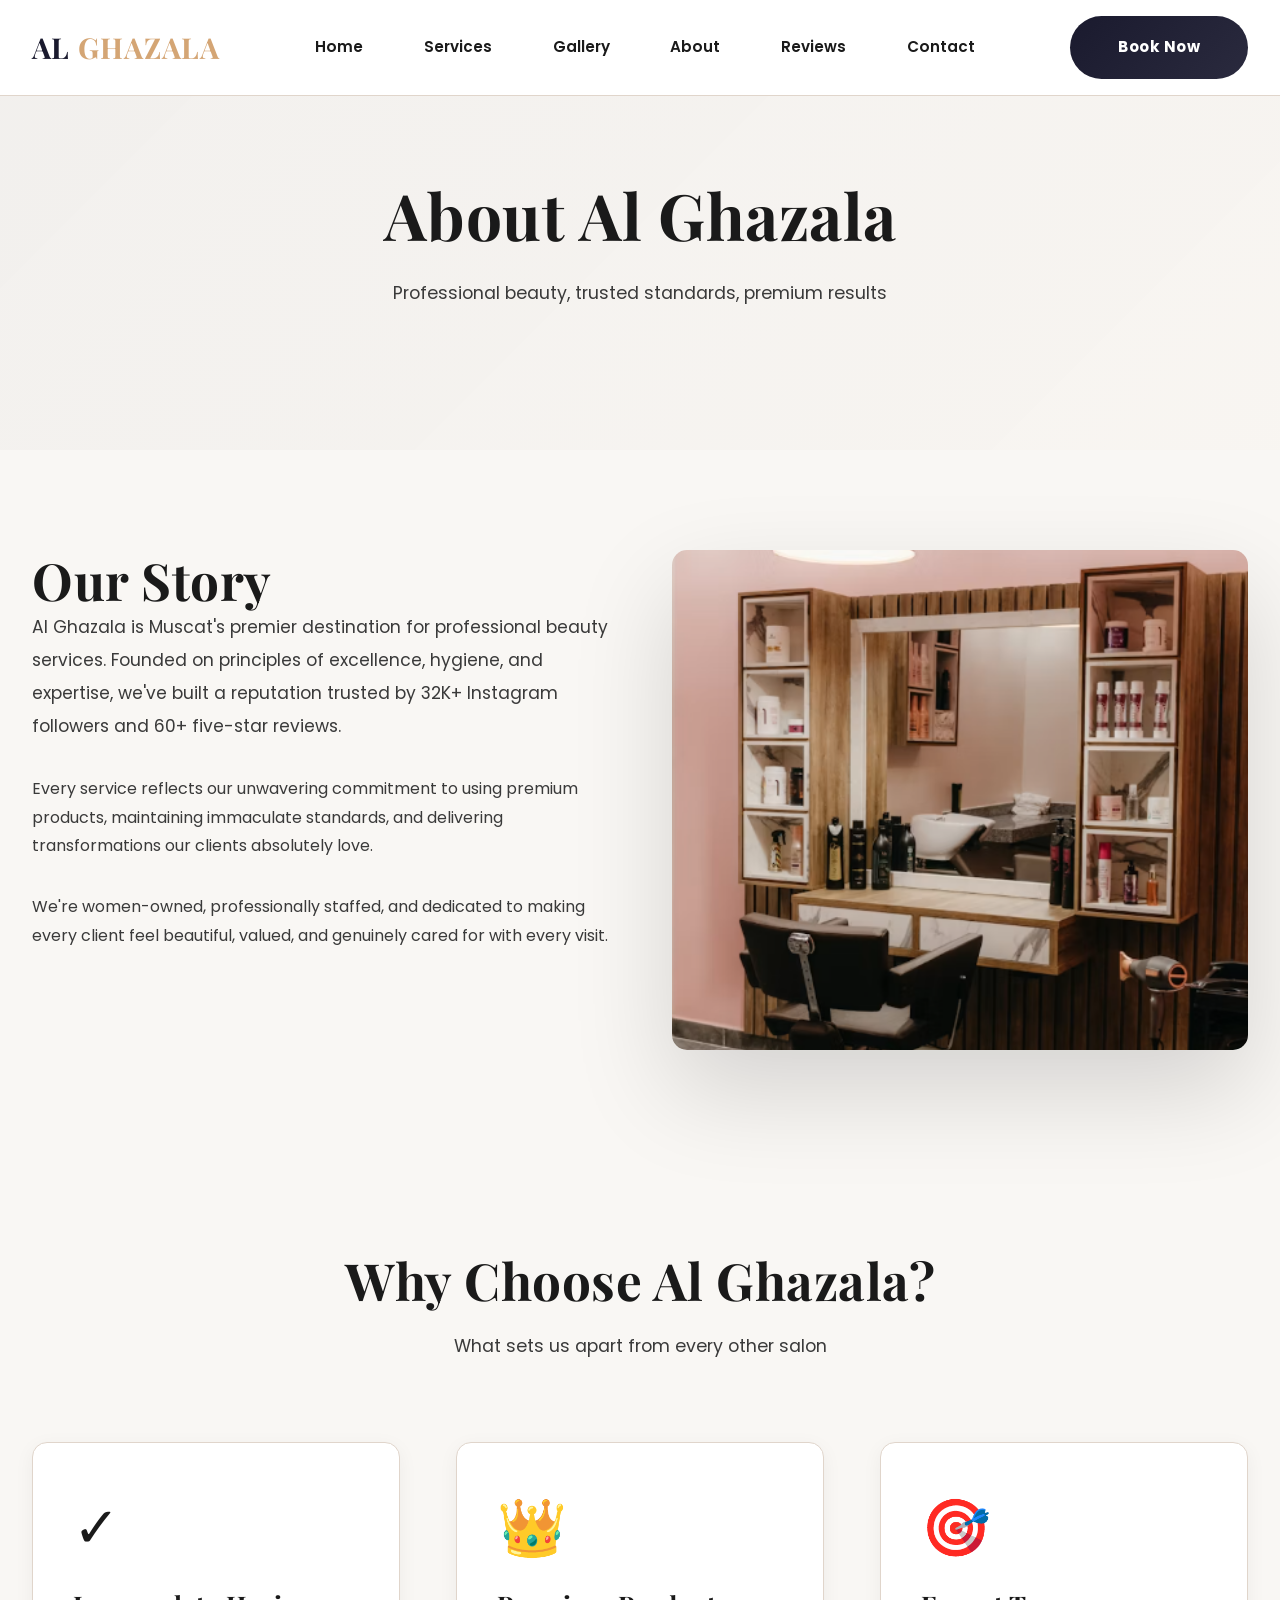
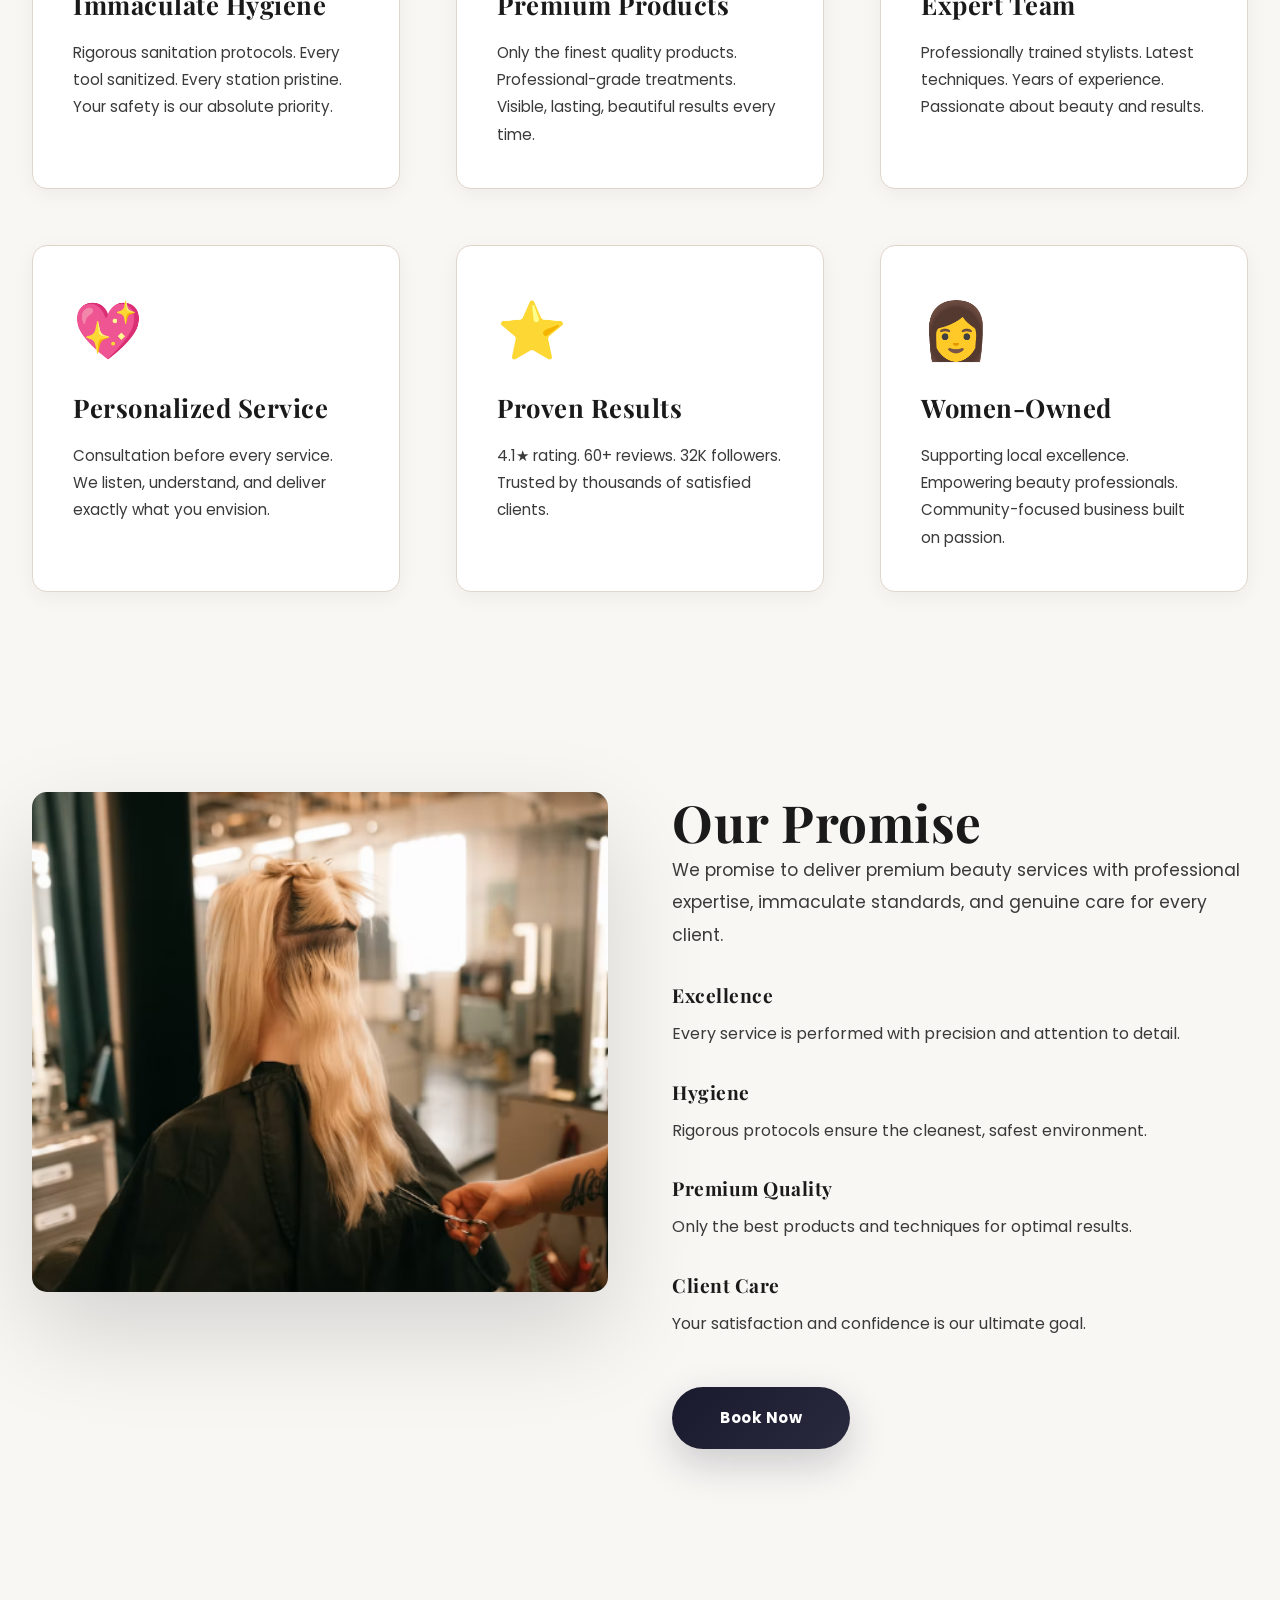
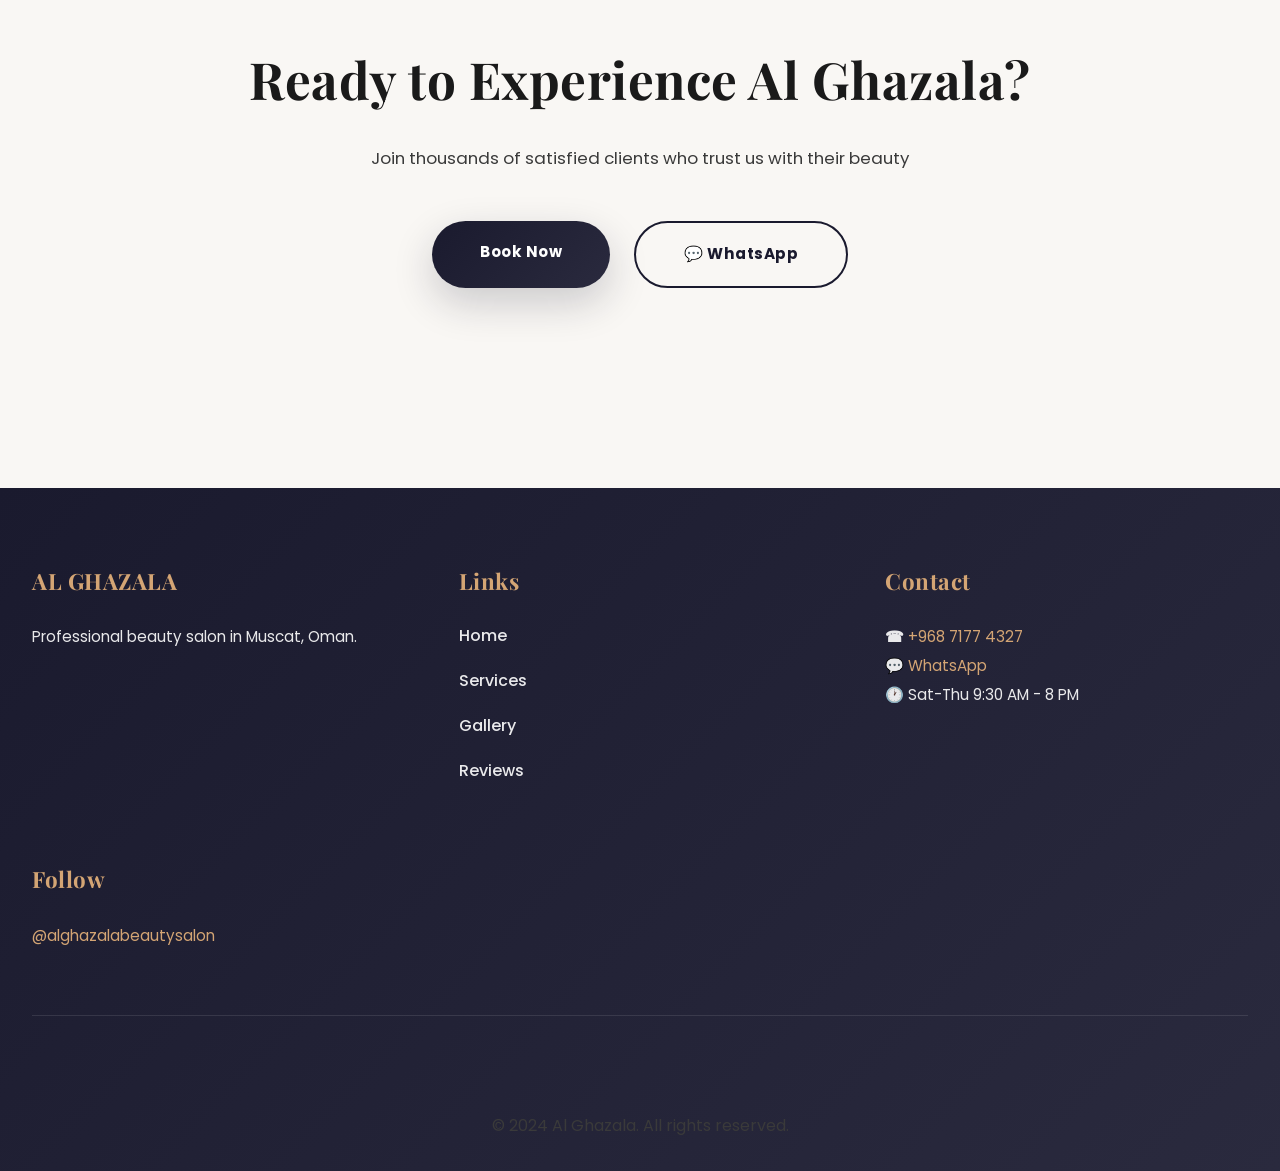
<file: about.html>
<!DOCTYPE html>
<html lang="en">
<head>
  <meta charset="UTF-8"/>
  <meta name="viewport" content="width=device-width, initial-scale=1.0"/>
  <title>About | Al Ghazala Beauty Salon</title>
  <link rel="stylesheet" href="styles.css"/>
</head>
<body>

<div id="preloader">
  <div class="preloader-content">
    <div class="preloader-circle"></div>
    <div class="preloader-text">AL GHAZALA</div>
  </div>
</div>

<nav>
  <div class="nav-container">
    <a href="index.html" class="nav-logo">AL <span>GHAZALA</span></a>
    <ul class="nav-menu">
      <li class="nav-item"><a href="index.html" class="nav-link">Home</a></li>
      <li class="nav-item">
        <a href="#" class="nav-link">Services</a>
        <div class="dropdown">
          <a href="services.html#hair">Hair Services</a>
          <a href="services.html#nails">Nails</a>
          <a href="services.html#facials">Facials</a>
          <a href="services.html#treatments">Treatments</a>
        </div>
      </li>
      <li class="nav-item"><a href="gallery.html" class="nav-link">Gallery</a></li>
      <li class="nav-item"><a href="about.html" class="nav-link">About</a></li>
      <li class="nav-item"><a href="reviews.html" class="nav-link">Reviews</a></li>
      <li class="nav-item"><a href="contact.html" class="nav-link">Contact</a></li>
    </ul>
    <a href="contact.html" class="btn nav-cta">Book Now</a>
    <button class="hamburger"><span></span><span></span><span></span></button>
  </div>
</nav>

<section class="hero" style="min-height: 50vh;">
  <div class="hero-bg"></div>
  <div style="position: relative; z-index: 2; max-width: 1400px; margin: 0 auto; text-align: center; width: 100%;">
    <div class="reveal-up">
      <h1>About Al Ghazala</h1>
      <p style="font-size: 1.1rem; color: var(--text-light); max-width: 600px; margin: 1.5rem auto;">Professional beauty, trusted standards, premium results</p>
    </div>
  </div>
</section>

<section class="section">
  <div class="grid-2">
    <div class="reveal-up">
      <h2>Our Story</h2>
      <p style="margin-bottom: 2rem; font-size: 1.08rem; line-height: 1.9; color: var(--text-light);">Al Ghazala is Muscat's premier destination for professional beauty services. Founded on principles of excellence, hygiene, and expertise, we've built a reputation trusted by 32K+ Instagram followers and 60+ five-star reviews.</p>
      <p style="margin-bottom: 2rem; color: var(--text-light);">Every service reflects our unwavering commitment to using premium products, maintaining immaculate standards, and delivering transformations our clients absolutely love.</p>
      <p style="color: var(--text-light);">We're women-owned, professionally staffed, and dedicated to making every client feel beautiful, valued, and genuinely cared for with every visit.</p>
    </div>
    <img src="images/hair/professional_team_2.png" alt="Al Ghazala team" class="reveal-scale" style="width: 100%; border-radius: 15px; object-fit: cover; height: 500px; box-shadow: 0 40px 100px rgba(0, 0, 0, 0.15);"/>
  </div>
</section>

<section class="section" style="background: var(--light-bg);">
  <div class="section-header">
    <h2>Why Choose Al Ghazala?</h2>
    <p>What sets us apart from every other salon</p>
  </div>
  <div class="grid-3">
    <div class="card">
      <span class="card-icon">✓</span>
      <h3>Immaculate Hygiene</h3>
      <p>Rigorous sanitation protocols. Every tool sanitized. Every station pristine. Your safety is our absolute priority.</p>
    </div>
    <div class="card">
      <span class="card-icon">👑</span>
      <h3>Premium Products</h3>
      <p>Only the finest quality products. Professional-grade treatments. Visible, lasting, beautiful results every time.</p>
    </div>
    <div class="card">
      <span class="card-icon">🎯</span>
      <h3>Expert Team</h3>
      <p>Professionally trained stylists. Latest techniques. Years of experience. Passionate about beauty and results.</p>
    </div>
    <div class="card">
      <span class="card-icon">💖</span>
      <h3>Personalized Service</h3>
      <p>Consultation before every service. We listen, understand, and deliver exactly what you envision.</p>
    </div>
    <div class="card">
      <span class="card-icon">⭐</span>
      <h3>Proven Results</h3>
      <p>4.1★ rating. 60+ reviews. 32K followers. Trusted by thousands of satisfied clients.</p>
    </div>
    <div class="card">
      <span class="card-icon">👩</span>
      <h3>Women-Owned</h3>
      <p>Supporting local excellence. Empowering beauty professionals. Community-focused business built on passion.</p>
    </div>
  </div>
</section>

<section class="section">
  <div class="grid-2">
    <img src="images/hair/professional_styling.png" alt="Professional salon team" class="reveal-scale" style="width: 100%; border-radius: 15px; object-fit: cover; height: 500px; box-shadow: 0 40px 100px rgba(0, 0, 0, 0.15);"/>
    <div class="reveal-up">
      <h2>Our Promise</h2>
      <p style="margin-bottom: 2rem; font-size: 1.08rem; line-height: 1.9; color: var(--text-light);">We promise to deliver premium beauty services with professional expertise, immaculate standards, and genuine care for every client.</p>
      
      <div style="margin-bottom: 2rem;">
        <h4 style="margin-bottom: 0.8rem; color: var(--text);">Excellence</h4>
        <p style="color: var(--text-light);">Every service is performed with precision and attention to detail.</p>
      </div>

      <div style="margin-bottom: 2rem;">
        <h4 style="margin-bottom: 0.8rem; color: var(--text);">Hygiene</h4>
        <p style="color: var(--text-light);">Rigorous protocols ensure the cleanest, safest environment.</p>
      </div>

      <div style="margin-bottom: 2rem;">
        <h4 style="margin-bottom: 0.8rem; color: var(--text);">Premium Quality</h4>
        <p style="color: var(--text-light);">Only the best products and techniques for optimal results.</p>
      </div>

      <div style="margin-bottom: 3rem;">
        <h4 style="margin-bottom: 0.8rem; color: var(--text);">Client Care</h4>
        <p style="color: var(--text-light);">Your satisfaction and confidence is our ultimate goal.</p>
      </div>

      <a href="contact.html" class="btn btn-primary">Book Now</a>
    </div>
  </div>
</section>

<section class="section" style="text-align: center;">
  <div class="reveal-up">
    <h2 style="margin-bottom: 2rem;">Ready to Experience Al Ghazala?</h2>
    <p style="margin-bottom: 3rem; color: var(--text-light); font-size: 1.05rem;">Join thousands of satisfied clients who trust us with their beauty</p>
    <div class="hero-cta" style="justify-content: center;">
      <a href="contact.html" class="btn btn-primary">Book Now</a>
      <a href="https://wa.me/96871774327" class="btn btn-secondary" target="_blank">💬 WhatsApp</a>
    </div>
  </div>
</section>

<footer>
  <div class="footer-content">
    <div class="footer-section">
      <h4>AL GHAZALA</h4>
      <p>Professional beauty salon in Muscat, Oman.</p>
    </div>
    <div class="footer-section">
      <h4>Links</h4>
      <ul class="footer-links">
        <li><a href="index.html">Home</a></li>
        <li><a href="services.html">Services</a></li>
        <li><a href="gallery.html">Gallery</a></li>
        <li><a href="reviews.html">Reviews</a></li>
      </ul>
    </div>
    <div class="footer-section">
      <h4>Contact</h4>
      <p><strong>☎</strong> <a href="tel:+96871774327" style="color: var(--accent); text-decoration: none;">+968 7177 4327</a></p>
      <p><strong>💬</strong> <a href="https://wa.me/96871774327" style="color: var(--accent); text-decoration: none;" target="_blank">WhatsApp</a></p>
      <p><strong>🕐</strong> Sat-Thu 9:30 AM - 8 PM</p>
    </div>
    <div class="footer-section">
      <h4>Follow</h4>
      <p><a href="https://instagram.com/alghazalabeautysalon" style="color: var(--accent); text-decoration: none;" target="_blank">@alghazalabeautysalon</a></p>
    </div>
  </div>
  <div class="footer-bottom">
    <p>© 2024 Al Ghazala. All rights reserved.</p>
  </div>
</footer>

<script src="script.js"></script>
</body>
</html>
</file>
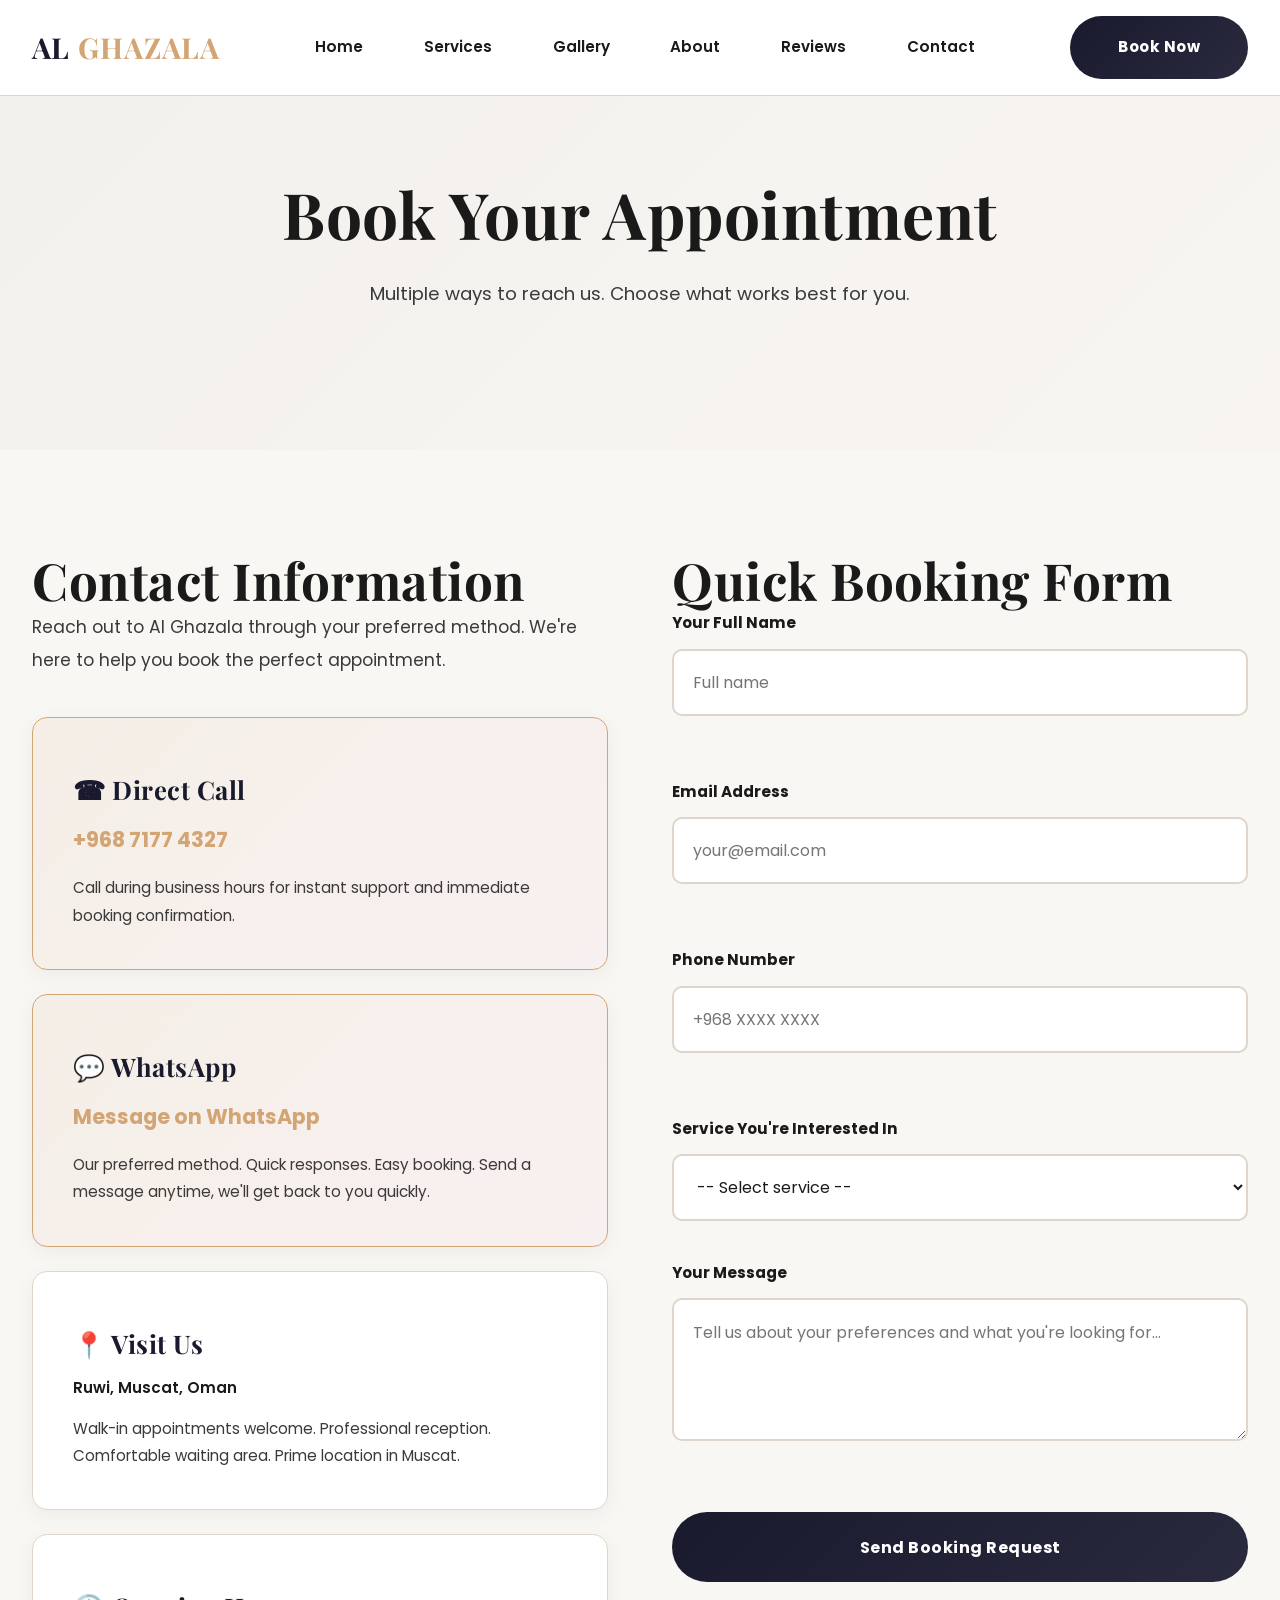
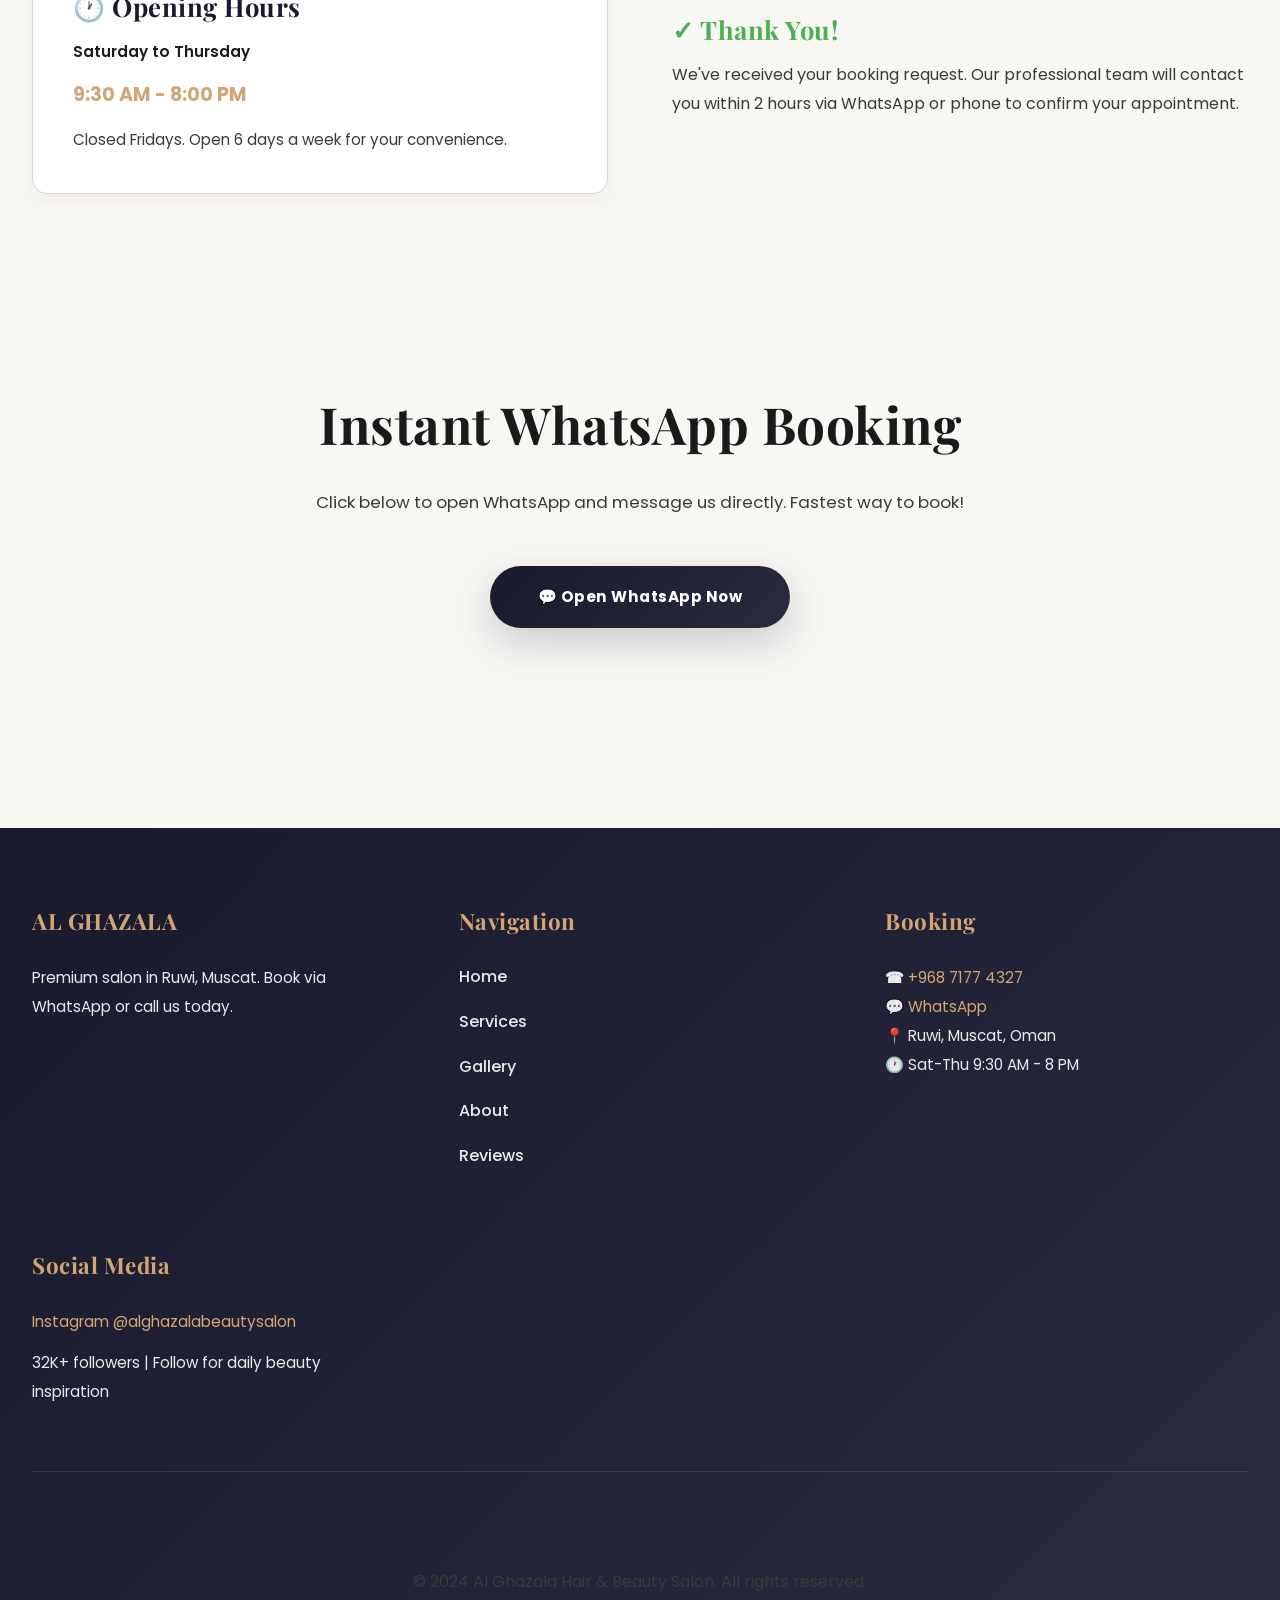
<file: contact.html>
<!DOCTYPE html>
<html lang="en">
<head>
  <meta charset="UTF-8"/>
  <meta name="viewport" content="width=device-width, initial-scale=1.0"/>
  <title>Contact & Book | Al Ghazala Beauty Salon</title>
  <link rel="stylesheet" href="styles.css"/>
</head>
<body>

<div id="preloader">
  <div class="preloader-content">
    <div class="preloader-circle"></div>
    <div class="preloader-text">AL GHAZALA</div>
  </div>
</div>

<nav>
  <div class="nav-container">
    <a href="index.html" class="nav-logo">AL <span>GHAZALA</span></a>
    <ul class="nav-menu">
      <li class="nav-item"><a href="index.html" class="nav-link">Home</a></li>
      <li class="nav-item">
        <a href="#" class="nav-link">Services</a>
        <div class="dropdown">
          <a href="services.html#hair">Hair Services</a>
          <a href="services.html#nails">Nails</a>
          <a href="services.html#facials">Facials</a>
          <a href="services.html#treatments">Treatments</a>
        </div>
      </li>
      <li class="nav-item"><a href="gallery.html" class="nav-link">Gallery</a></li>
      <li class="nav-item"><a href="about.html" class="nav-link">About</a></li>
      <li class="nav-item"><a href="reviews.html" class="nav-link">Reviews</a></li>
      <li class="nav-item"><a href="contact.html" class="nav-link">Contact</a></li>
    </ul>
    <a href="contact.html" class="btn nav-cta">Book Now</a>
    <button class="hamburger"><span></span><span></span><span></span></button>
  </div>
</nav>

<section class="hero" style="min-height: 50vh;">
  <div class="hero-bg"></div>
  <div style="position: relative; z-index: 2; max-width: 1400px; margin: 0 auto; text-align: center; width: 100%;">
    <div class="reveal-up">
      <h1>Book Your Appointment</h1>
      <p style="font-size: 1.15rem; color: var(--text-light); max-width: 600px; margin: 1.5rem auto;">Multiple ways to reach us. Choose what works best for you.</p>
    </div>
  </div>
</section>

<section class="section">
  <div class="grid-2">
    <div class="reveal-up">
      <h2>Contact Information</h2>
      <p style="margin-bottom: 2.5rem; font-size: 1.08rem; line-height: 1.9; color: var(--text-light);">Reach out to Al Ghazala through your preferred method. We're here to help you book the perfect appointment.</p>
      
      <div class="card" style="margin-bottom: 1.5rem; background: linear-gradient(135deg, rgba(212, 165, 116, 0.1) 0%, rgba(232, 180, 208, 0.1) 100%); border-color: var(--accent);">
        <h3 style="margin-bottom: 1rem; color: var(--dark);">☎ Direct Call</h3>
        <p style="font-size: 1.3rem; color: var(--accent); font-weight: 700; margin: 1rem 0;"><a href="tel:+96871774327" style="text-decoration: none; color: var(--accent);">+968 7177 4327</a></p>
        <p style="color: var(--text-light);">Call during business hours for instant support and immediate booking confirmation.</p>
      </div>

      <div class="card" style="margin-bottom: 1.5rem; background: linear-gradient(135deg, rgba(212, 165, 116, 0.1) 0%, rgba(232, 180, 208, 0.1) 100%); border-color: var(--accent);">
        <h3 style="margin-bottom: 1rem; color: var(--dark);">💬 WhatsApp</h3>
        <p style="font-size: 1.3rem; color: var(--accent); font-weight: 700; margin: 1rem 0;"><a href="https://wa.me/96871774327" target="_blank" style="text-decoration: none; color: var(--accent);">Message on WhatsApp</a></p>
        <p style="color: var(--text-light);">Our preferred method. Quick responses. Easy booking. Send a message anytime, we'll get back to you quickly.</p>
      </div>

      <div class="card" style="margin-bottom: 1.5rem;">
        <h3 style="margin-bottom: 1rem; color: var(--dark);">📍 Visit Us</h3>
        <p style="font-weight: 600; margin-bottom: 0.8rem; color: var(--text);">Ruwi, Muscat, Oman</p>
        <p style="color: var(--text-light);">Walk-in appointments welcome. Professional reception. Comfortable waiting area. Prime location in Muscat.</p>
      </div>

      <div class="card">
        <h3 style="margin-bottom: 1rem; color: var(--dark);">🕐 Opening Hours</h3>
        <p style="font-weight: 600; color: var(--text);">Saturday to Thursday</p>
        <p style="font-size: 1.2rem; color: var(--accent); margin: 0.8rem 0; font-weight: 700;">9:30 AM - 8:00 PM</p>
        <p style="color: var(--text-light);">Closed Fridays. Open 6 days a week for your convenience.</p>
      </div>
    </div>

    <div class="reveal-up">
      <h2>Quick Booking Form</h2>
      <form id="contactForm">
        <div class="form-group">
          <label for="f-name">Your Full Name</label>
          <input type="text" id="f-name" name="name" placeholder="Full name" required/>
          <div class="form-error" id="nameErr"></div>
        </div>

        <div class="form-group">
          <label for="f-email">Email Address</label>
          <input type="email" id="f-email" name="email" placeholder="your@email.com" required/>
          <div class="form-error" id="emailErr"></div>
        </div>

        <div class="form-group">
          <label for="f-phone">Phone Number</label>
          <input type="tel" id="f-phone" name="phone" placeholder="+968 XXXX XXXX" required/>
          <div class="form-error" id="phoneErr"></div>
        </div>

        <div class="form-group">
          <label for="f-service">Service You're Interested In</label>
          <select id="f-service" name="service">
            <option value="">-- Select service --</option>
            <option value="Hair Coloring">Hair Coloring</option>
            <option value="Hair Cut">Hair Cut & Style</option>
            <option value="Keratin">Keratin Treatment</option>
            <option value="Gel Manicure">Gel Manicure</option>
            <option value="Gel Pedicure">Gel Pedicure</option>
            <option value="Nail Art">Nail Art</option>
            <option value="Facial">Facial Treatment</option>
            <option value="Makeup">Makeup Application</option>
            <option value="Other">Other Service</option>
          </select>
        </div>

        <div class="form-group">
          <label for="f-msg">Your Message</label>
          <textarea id="f-msg" name="message" placeholder="Tell us about your preferences and what you're looking for..." rows="4" required></textarea>
          <div class="form-error" id="msgErr"></div>
        </div>

        <button type="submit" class="submit-btn" id="submitBtn">
          <span id="btnTxt">Send Booking Request</span>
          <span id="btnLoad" style="display: none;">✓ Sending...</span>
        </button>

        <div class="form-success" id="formSuccess" style="margin-top: 2rem;">
          <h3 style="color: var(--success); margin-bottom: 1rem;">✓ Thank You!</h3>
          <p style="color: var(--text-light);">We've received your booking request. Our professional team will contact you within 2 hours via WhatsApp or phone to confirm your appointment.</p>
        </div>
      </form>
    </div>
  </div>
</section>

<section class="section" style="text-align: center; background: var(--light-bg);">
  <div class="reveal-up">
    <h2 style="margin-bottom: 2rem;">Instant WhatsApp Booking</h2>
    <p style="margin-bottom: 3rem; color: var(--text-light); font-size: 1.05rem;">Click below to open WhatsApp and message us directly. Fastest way to book!</p>
    <a href="https://wa.me/96871774327?text=Hi%20Al%20Ghazala%21%20I%27d%20like%20to%20book%20an%20appointment." target="_blank" class="btn btn-primary" style="display: inline-block;">💬 Open WhatsApp Now</a>
  </div>
</section>

<footer>
  <div class="footer-content">
    <div class="footer-section">
      <h4>AL GHAZALA</h4>
      <p>Premium salon in Ruwi, Muscat. Book via WhatsApp or call us today.</p>
    </div>
    <div class="footer-section">
      <h4>Navigation</h4>
      <ul class="footer-links">
        <li><a href="index.html">Home</a></li>
        <li><a href="services.html">Services</a></li>
        <li><a href="gallery.html">Gallery</a></li>
        <li><a href="about.html">About</a></li>
        <li><a href="reviews.html">Reviews</a></li>
      </ul>
    </div>
    <div class="footer-section">
      <h4>Booking</h4>
      <p><strong>☎</strong> <a href="tel:+96871774327" style="color: var(--accent); text-decoration: none;">+968 7177 4327</a></p>
      <p><strong>💬</strong> <a href="https://wa.me/96871774327" style="color: var(--accent); text-decoration: none;" target="_blank">WhatsApp</a></p>
      <p><strong>📍</strong> Ruwi, Muscat, Oman</p>
      <p><strong>🕐</strong> Sat-Thu 9:30 AM - 8 PM</p>
    </div>
    <div class="footer-section">
      <h4>Social Media</h4>
      <p><a href="https://instagram.com/alghazalabeautysalon" style="color: var(--accent); text-decoration: none;" target="_blank">Instagram @alghazalabeautysalon</a></p>
      <p style="margin-top: 0.8rem; color: rgba(255, 255, 255, 0.9);">32K+ followers | Follow for daily beauty inspiration</p>
    </div>
  </div>
  <div class="footer-bottom">
    <p>© 2024 Al Ghazala Hair & Beauty Salon. All rights reserved.</p>
  </div>
</footer>

<script src="script.js"></script>
</body>
</html>
</file>
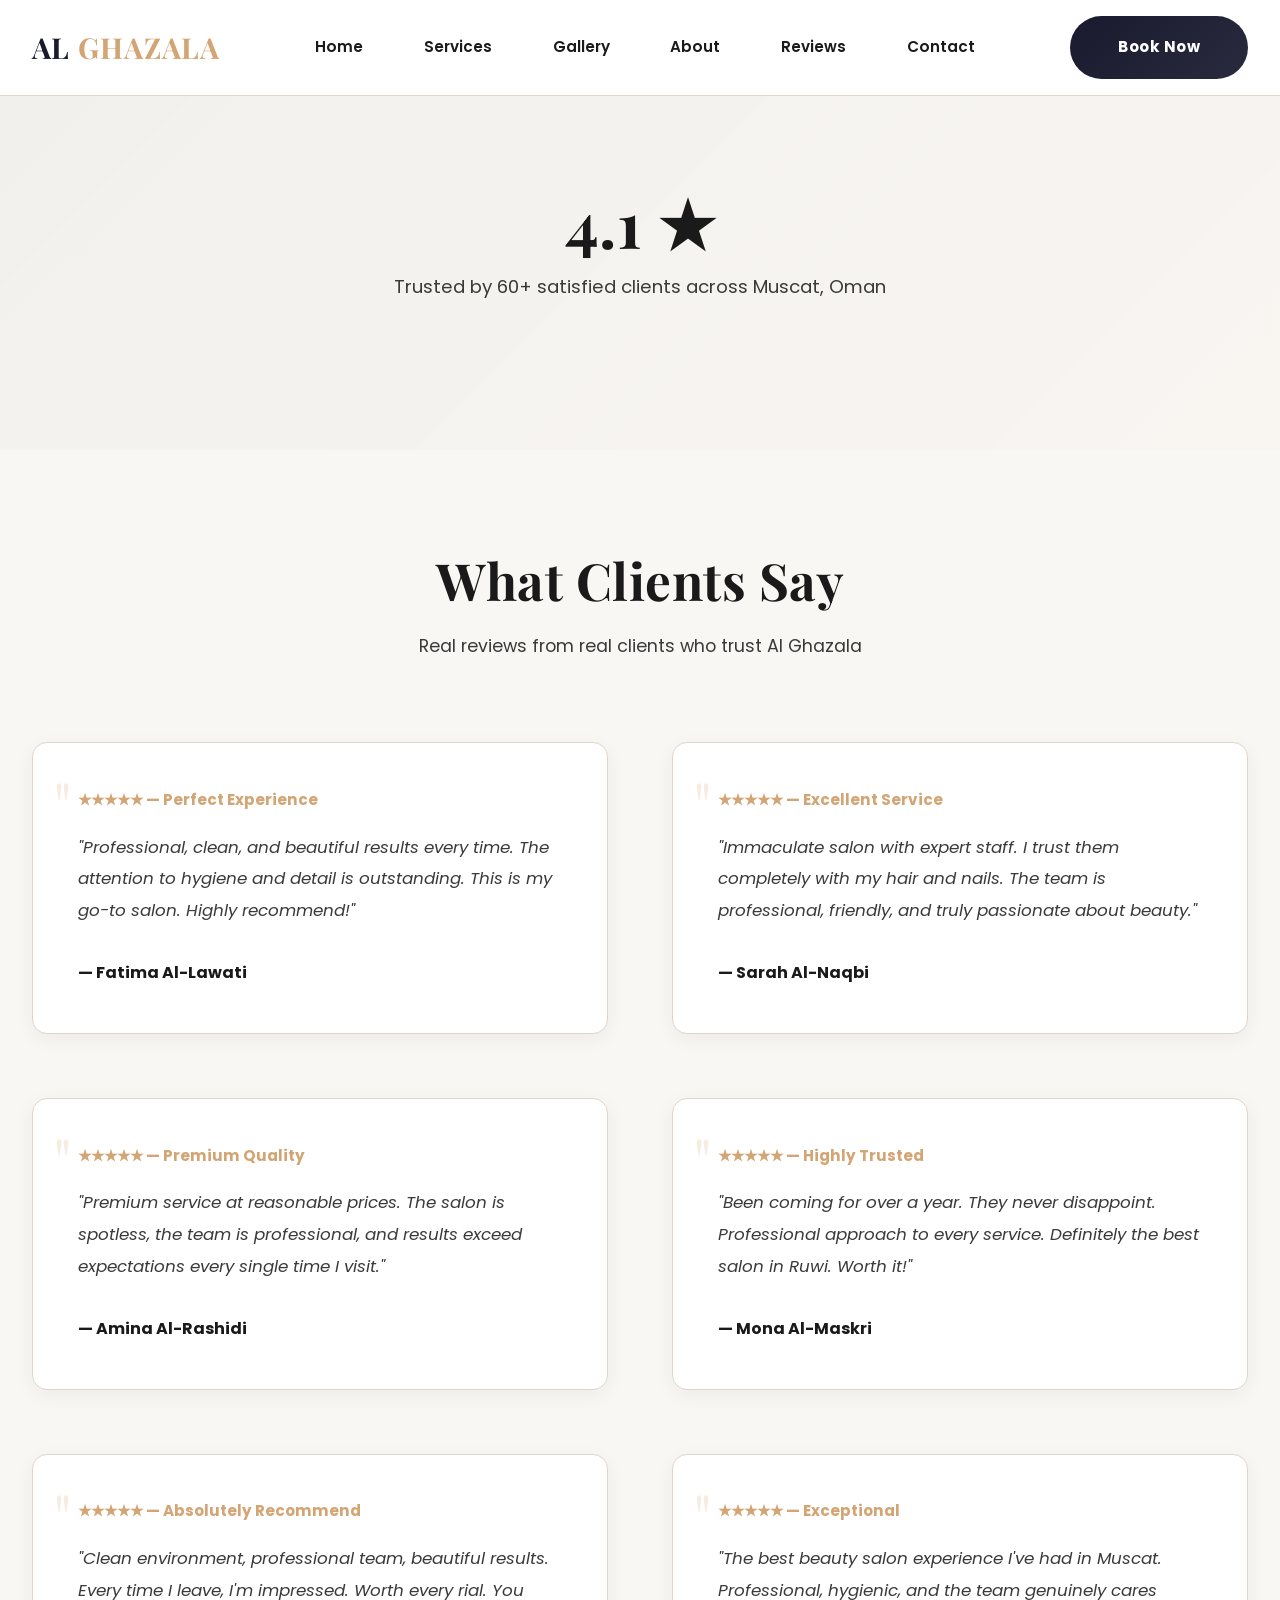
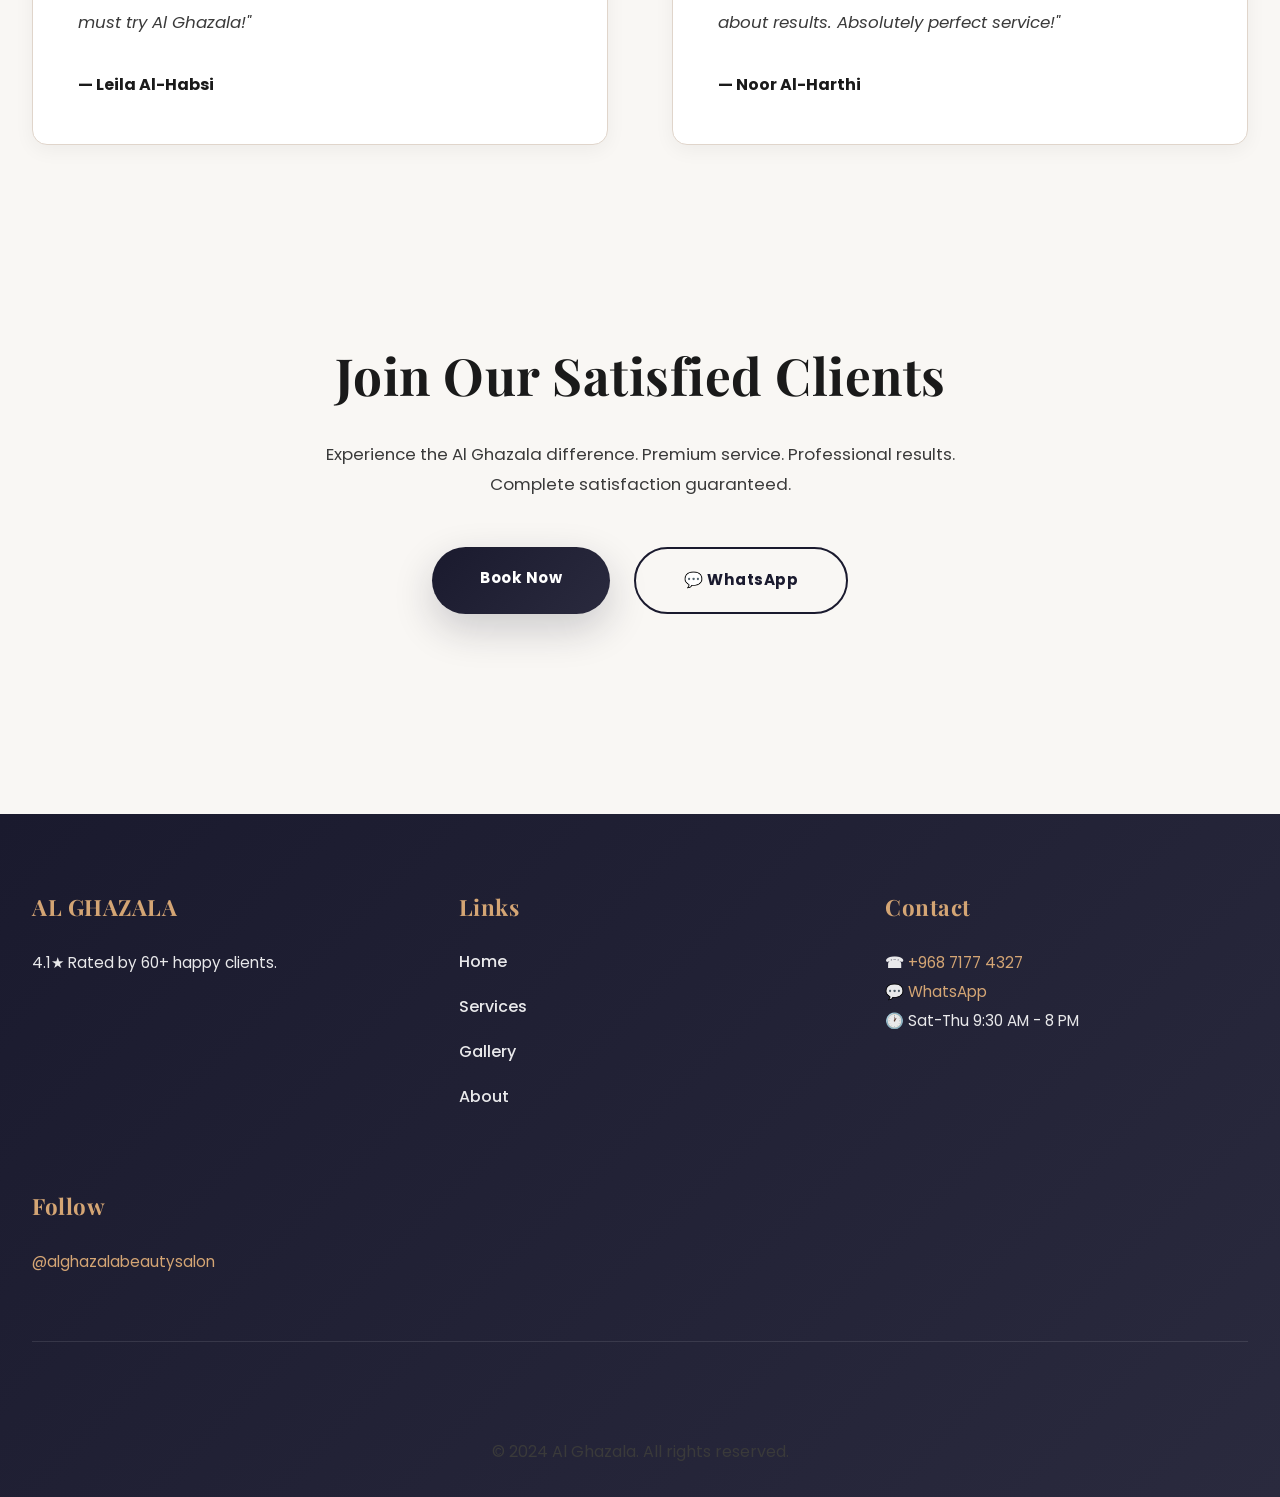
<file: reviews.html>
<!DOCTYPE html>
<html lang="en">
<head>
  <meta charset="UTF-8"/>
  <meta name="viewport" content="width=device-width, initial-scale=1.0"/>
  <title>Reviews | Al Ghazala — 4.1★ Rated</title>
  <link rel="stylesheet" href="styles.css"/>
</head>
<body>

<div id="preloader">
  <div class="preloader-content">
    <div class="preloader-circle"></div>
    <div class="preloader-text">AL GHAZALA</div>
  </div>
</div>

<nav>
  <div class="nav-container">
    <a href="index.html" class="nav-logo">AL <span>GHAZALA</span></a>
    <ul class="nav-menu">
      <li class="nav-item"><a href="index.html" class="nav-link">Home</a></li>
      <li class="nav-item">
        <a href="#" class="nav-link">Services</a>
        <div class="dropdown">
          <a href="services.html#hair">Hair Services</a>
          <a href="services.html#nails">Nails</a>
          <a href="services.html#facials">Facials</a>
          <a href="services.html#treatments">Treatments</a>
        </div>
      </li>
      <li class="nav-item"><a href="gallery.html" class="nav-link">Gallery</a></li>
      <li class="nav-item"><a href="about.html" class="nav-link">About</a></li>
      <li class="nav-item"><a href="reviews.html" class="nav-link">Reviews</a></li>
      <li class="nav-item"><a href="contact.html" class="nav-link">Contact</a></li>
    </ul>
    <a href="contact.html" class="btn nav-cta">Book Now</a>
    <button class="hamburger"><span></span><span></span><span></span></button>
  </div>
</nav>

<section class="hero" style="min-height: 50vh; padding: 120px 2rem 50px;">
  <div class="hero-bg"></div>
  <div style="position: relative; z-index: 2; max-width: 1400px; margin: 0 auto; text-align: center; width: 100%;">
    <div class="reveal-up">
      <h1 style="font-size: 4rem; margin-bottom: 0.5rem;">4.1 ★</h1>
      <p style="font-size: 1.15rem; color: var(--text-light); margin-bottom: 2rem;">Trusted by 60+ satisfied clients across Muscat, Oman</p>
    </div>
  </div>
</section>

<section class="section">
  <div class="section-header">
    <h2>What Clients Say</h2>
    <p>Real reviews from real clients who trust Al Ghazala</p>
  </div>
  <div class="grid-2">
    <div class="testi-card reveal-scale">
      <div class="rating">★★★★★ — Perfect Experience</div>
      <p class="testi-text">"Professional, clean, and beautiful results every time. The attention to hygiene and detail is outstanding. This is my go-to salon. Highly recommend!"</p>
      <p class="testi-author">— Fatima Al-Lawati</p>
    </div>
    <div class="testi-card reveal-scale">
      <div class="rating">★★★★★ — Excellent Service</div>
      <p class="testi-text">"Immaculate salon with expert staff. I trust them completely with my hair and nails. The team is professional, friendly, and truly passionate about beauty."</p>
      <p class="testi-author">— Sarah Al-Naqbi</p>
    </div>
    <div class="testi-card reveal-scale">
      <div class="rating">★★★★★ — Premium Quality</div>
      <p class="testi-text">"Premium service at reasonable prices. The salon is spotless, the team is professional, and results exceed expectations every single time I visit."</p>
      <p class="testi-author">— Amina Al-Rashidi</p>
    </div>
    <div class="testi-card reveal-scale">
      <div class="rating">★★★★★ — Highly Trusted</div>
      <p class="testi-text">"Been coming for over a year. They never disappoint. Professional approach to every service. Definitely the best salon in Ruwi. Worth it!"</p>
      <p class="testi-author">— Mona Al-Maskri</p>
    </div>
    <div class="testi-card reveal-scale">
      <div class="rating">★★★★★ — Absolutely Recommend</div>
      <p class="testi-text">"Clean environment, professional team, beautiful results. Every time I leave, I'm impressed. Worth every rial. You must try Al Ghazala!"</p>
      <p class="testi-author">— Leila Al-Habsi</p>
    </div>
    <div class="testi-card reveal-scale">
      <div class="rating">★★★★★ — Exceptional</div>
      <p class="testi-text">"The best beauty salon experience I've had in Muscat. Professional, hygienic, and the team genuinely cares about results. Absolutely perfect service!"</p>
      <p class="testi-author">— Noor Al-Harthi</p>
    </div>
  </div>
</section>

<section class="section" style="background: var(--light-bg);">
  <div style="text-align: center;">
    <div class="reveal-up">
      <h2 style="margin-bottom: 2rem;">Join Our Satisfied Clients</h2>
      <p style="margin-bottom: 3rem; color: var(--text-light); font-size: 1.05rem; max-width: 700px; margin-left: auto; margin-right: auto;">Experience the Al Ghazala difference. Premium service. Professional results. Complete satisfaction guaranteed.</p>
      <div class="hero-cta" style="justify-content: center;">
        <a href="contact.html" class="btn btn-primary">Book Now</a>
        <a href="https://wa.me/96871774327" class="btn btn-secondary" target="_blank">💬 WhatsApp</a>
      </div>
    </div>
  </div>
</section>

<footer>
  <div class="footer-content">
    <div class="footer-section">
      <h4>AL GHAZALA</h4>
      <p>4.1★ Rated by 60+ happy clients.</p>
    </div>
    <div class="footer-section">
      <h4>Links</h4>
      <ul class="footer-links">
        <li><a href="index.html">Home</a></li>
        <li><a href="services.html">Services</a></li>
        <li><a href="gallery.html">Gallery</a></li>
        <li><a href="about.html">About</a></li>
      </ul>
    </div>
    <div class="footer-section">
      <h4>Contact</h4>
      <p><strong>☎</strong> <a href="tel:+96871774327" style="color: var(--accent); text-decoration: none;">+968 7177 4327</a></p>
      <p><strong>💬</strong> <a href="https://wa.me/96871774327" style="color: var(--accent); text-decoration: none;" target="_blank">WhatsApp</a></p>
      <p><strong>🕐</strong> Sat-Thu 9:30 AM - 8 PM</p>
    </div>
    <div class="footer-section">
      <h4>Follow</h4>
      <p><a href="https://instagram.com/alghazalabeautysalon" style="color: var(--accent); text-decoration: none;" target="_blank">@alghazalabeautysalon</a></p>
    </div>
  </div>
  <div class="footer-bottom">
    <p>© 2024 Al Ghazala. All rights reserved.</p>
  </div>
</footer>

<script src="script.js"></script>
</body>
</html>
</file>
<file: styles.css>
@import url('https://fonts.googleapis.com/css2?family=Playfair+Display:wght@400;500;600;700&family=Poppins:wght@300;400;500;600;700&display=swap');

:root {
  --dark: #1a1a2e;
  --accent: #d4a574;
  --pink: #e8b4d0;
  --light-bg: #f9f7f4;
  --white: #ffffff;
  --text: #1a1a1a;
  --text-light: #3a3a3a;
  --border: #e0d5cb;
  --success: #4caf50;
}

* {
  margin: 0;
  padding: 0;
  box-sizing: border-box;
}

html {
  scroll-behavior: smooth;
}

body {
  font-family: 'Poppins', sans-serif;
  color: var(--text);
  background: var(--light-bg);
  line-height: 1.6;
  overflow-x: hidden;
}

/* PRELOADER */
#preloader {
  position: fixed;
  top: 0;
  left: 0;
  width: 100%;
  height: 100%;
  background: linear-gradient(135deg, var(--dark) 0%, #2a2a3e 100%);
  display: flex;
  align-items: center;
  justify-content: center;
  z-index: 9999;
  opacity: 1;
  transition: opacity 0.8s ease;
}

#preloader.done {
  opacity: 0;
  pointer-events: none;
}

.preloader-circle {
  width: 120px;
  height: 120px;
  border: 4px solid rgba(212, 165, 116, 0.2);
  border-top: 4px solid var(--accent);
  border-radius: 50%;
  animation: spin 2s linear infinite;
}

@keyframes spin {
  to { transform: rotate(360deg); }
}

.preloader-text {
  position: absolute;
  color: white;
  font-family: 'Playfair Display', serif;
  font-size: 2.5rem;
  font-weight: 600;
  letter-spacing: 4px;
  margin-top: 160px;
}

/* NAVIGATION */
nav {
  position: fixed;
  top: 0;
  width: 100%;
  z-index: 1000;
  background: rgba(255, 255, 255, 0.98);
  backdrop-filter: blur(15px);
  border-bottom: 1px solid var(--border);
  transition: all 0.3s ease;
  padding: 1rem 0;
}

nav.scrolled {
  box-shadow: 0 10px 40px rgba(0, 0, 0, 0.08);
}

.nav-container {
  max-width: 1400px;
  margin: 0 auto;
  padding: 0 2rem;
  display: flex;
  justify-content: space-between;
  align-items: center;
}

.nav-logo {
  font-family: 'Playfair Display', serif;
  font-size: 1.8rem;
  font-weight: 700;
  color: var(--dark);
  text-decoration: none;
  letter-spacing: 1px;
}

.nav-logo span {
  color: var(--accent);
}

.nav-menu {
  display: flex;
  list-style: none;
  gap: 1rem;
  align-items: center;
}

.nav-item {
  position: relative;
}

.nav-link {
  display: block;
  padding: 0.8rem 1.4rem;
  color: var(--text);
  text-decoration: none;
  font-weight: 600;
  font-size: 0.95rem;
  transition: color 0.3s;
  cursor: pointer;
  background: none;
  border: none;
  font-family: 'Poppins', sans-serif;
}

.nav-link:hover {
  color: var(--accent);
}

.dropdown {
  position: absolute;
  top: 100%;
  left: 0;
  background: white;
  min-width: 280px;
  border: 1px solid var(--border);
  border-radius: 12px;
  box-shadow: 0 15px 50px rgba(0, 0, 0, 0.1);
  opacity: 0;
  visibility: hidden;
  transform: translateY(-10px);
  transition: all 0.3s ease;
  padding: 0.8rem 0;
  z-index: 2000;
  margin-top: 0.5rem;
}

.nav-item:hover .dropdown {
  opacity: 1;
  visibility: visible;
  transform: translateY(0);
}

.dropdown.open {
  opacity: 1;
  visibility: visible;
  transform: translateY(0);
}

.dropdown a {
  display: block;
  padding: 1.1rem 1.8rem;
  color: var(--text);
  text-decoration: none;
  font-size: 0.95rem;
  transition: all 0.3s;
  border-left: 3px solid transparent;
  font-weight: 500;
}

.dropdown a:hover {
  background: var(--light-bg);
  color: var(--accent);
  border-left-color: var(--accent);
}

.nav-cta {
  background: linear-gradient(135deg, var(--dark), #2a2a3e);
  color: white !important;
  padding: 1rem 2.2rem;
  border-radius: 50px;
  font-weight: 700;
  transition: all 0.3s;
  border: none;
  cursor: pointer;
  font-size: 0.95rem;
}

.nav-cta:hover {
  background: linear-gradient(135deg, var(--accent), #c49563);
  transform: translateY(-3px);
  box-shadow: 0 12px 30px rgba(212, 165, 116, 0.3);
}

.hamburger {
  display: none;
  flex-direction: column;
  cursor: pointer;
  gap: 6px;
  background: none;
  border: none;
  z-index: 1001;
}

.hamburger span {
  width: 28px;
  height: 3px;
  background: var(--text);
  border-radius: 3px;
  transition: all 0.3s;
}

.hamburger.active span:nth-child(1) {
  transform: rotate(45deg) translate(12px, 12px);
}

.hamburger.active span:nth-child(2) {
  opacity: 0;
}

.hamburger.active span:nth-child(3) {
  transform: rotate(-45deg) translate(8px, -8px);
}

/* TYPOGRAPHY */
h1, h2, h3, h4 {
  font-family: 'Playfair Display', serif;
  color: var(--text);
  line-height: 1.2;
  letter-spacing: 0.5px;
  font-weight: 700;
}

h1 { font-size: clamp(2.5rem, 7vw, 4rem); }
h2 { font-size: clamp(2rem, 5vw, 3.2rem); }
h3 { font-size: 1.6rem; }
h4 { font-size: 1.2rem; }

p {
  color: var(--text-light);
  line-height: 1.8;
  font-size: 1rem;
}

/* REVEALS */
.reveal-up, .reveal-fade, .reveal-scale {
  opacity: 0;
  transition: all 0.8s cubic-bezier(0.16, 1, 0.3, 1);
}

.reveal-up { transform: translateY(50px); }
.reveal-scale { transform: scale(0.95); }

.reveal-up.visible, .reveal-fade.visible, .reveal-scale.visible {
  opacity: 1;
  transform: translateY(0) scale(1);
}

/* HERO */
.hero {
  position: relative;
  min-height: 100vh;
  display: flex;
  align-items: center;
  padding: 120px 2rem 60px;
  overflow: hidden;
  width: 100%;
}

.hero-bg {
  position: absolute;
  top: 0;
  left: 0;
  width: 100%;
  height: 100%;
  background: linear-gradient(135deg, rgba(26, 26, 46, 0.03) 0%, rgba(212, 165, 116, 0.02) 100%);
  z-index: 0;
  will-change: transform;
}

.hero-content {
  position: relative;
  z-index: 2;
  max-width: 1400px;
  width: 100%;
  margin: 0 auto;
  display: grid;
  grid-template-columns: 1fr 1fr;
  gap: 60px;
  align-items: center;
}

.hero-text h1 {
  margin-bottom: 1.5rem;
  line-height: 1.15;
}

.hero-text p {
  font-size: 1.15rem;
  margin-bottom: 2.5rem;
  max-width: 550px;
  line-height: 1.9;
  color: var(--text-light);
}

.hero-cta {
  display: flex;
  gap: 1.5rem;
  flex-wrap: wrap;
}

.btn {
  padding: 1.2rem 3rem;
  font-size: 0.95rem;
  font-weight: 700;
  border: none;
  border-radius: 50px;
  cursor: pointer;
  text-decoration: none;
  display: inline-block;
  transition: all 0.3s cubic-bezier(0.16, 1, 0.3, 1);
  font-family: 'Poppins', sans-serif;
  letter-spacing: 0.5px;
}

.btn-primary {
  background: linear-gradient(135deg, var(--dark), #2a2a3e);
  color: white;
  box-shadow: 0 15px 40px rgba(26, 26, 46, 0.2);
}

.btn-primary:hover {
  transform: translateY(-5px);
  box-shadow: 0 25px 60px rgba(26, 26, 46, 0.3);
  background: linear-gradient(135deg, var(--accent), #c49563);
}

.btn-secondary {
  background: transparent;
  color: var(--dark);
  border: 2.5px solid var(--dark);
  font-weight: 700;
}

.btn-secondary:hover {
  background: var(--dark);
  color: white;
  transform: translateY(-5px);
  box-shadow: 0 15px 40px rgba(26, 26, 46, 0.2);
}

.hero-image {
  width: 100%;
  height: 550px;
  border-radius: 20px;
  object-fit: cover;
  box-shadow: 0 40px 100px rgba(0, 0, 0, 0.15);
}

/* SECTION */
.section {
  padding: 100px 2rem;
  max-width: 1400px;
  margin: 0 auto;
  width: 100%;
}

.section-header {
  text-align: center;
  margin-bottom: 5rem;
}

.section-header h2 {
  margin-bottom: 1.2rem;
  color: var(--text);
}

.section-header p {
  font-size: 1.1rem;
  max-width: 700px;
  margin: 0 auto;
  color: var(--text-light);
}

/* GRID */
.grid-3 {
  display: grid;
  grid-template-columns: repeat(auto-fit, minmax(300px, 1fr));
  gap: 3.5rem;
}

.grid-2 {
  display: grid;
  grid-template-columns: repeat(auto-fit, minmax(400px, 1fr));
  gap: 4rem;
}

/* CARDS */
.card {
  background: white;
  padding: 2.5rem;
  border-radius: 15px;
  border: 1px solid var(--border);
  transition: all 0.4s cubic-bezier(0.16, 1, 0.3, 1);
  box-shadow: 0 5px 20px rgba(0, 0, 0, 0.05);
}

.card:hover {
  transform: translateY(-15px);
  border-color: var(--accent);
  box-shadow: 0 30px 80px rgba(0, 0, 0, 0.1);
}

.card h3 {
  margin-bottom: 1.2rem;
  margin-top: 1rem;
  color: var(--text);
}

.card p {
  font-size: 0.95rem;
  line-height: 1.8;
}

.card-icon {
  font-size: 3.5rem;
  display: block;
  margin-bottom: 0.5rem;
}

/* TESTIMONIALS */
.testi-card {
  background: white;
  padding: 2.8rem;
  border-radius: 15px;
  border: 1px solid var(--border);
  position: relative;
  transition: all 0.4s ease;
  box-shadow: 0 5px 20px rgba(0, 0, 0, 0.05);
}

.testi-card:hover {
  transform: translateY(-10px);
  box-shadow: 0 25px 70px rgba(0, 0, 0, 0.1);
}

.testi-card::before {
  content: '"';
  position: absolute;
  top: 10px;
  left: 20px;
  font-size: 4rem;
  color: var(--accent);
  opacity: 0.2;
  font-family: 'Playfair Display', serif;
}

.rating {
  color: var(--accent);
  font-size: 0.95rem;
  margin-bottom: 1.2rem;
  font-weight: 700;
}

.testi-text {
  font-size: 1.05rem;
  color: var(--text-light);
  margin-bottom: 2rem;
  line-height: 1.9;
  font-style: italic;
}

.testi-author {
  font-weight: 700;
  color: var(--text);
}

/* GALLERY */
.gallery-grid {
  display: grid;
  grid-template-columns: repeat(auto-fit, minmax(280px, 1fr));
  gap: 2.5rem;
}

.gallery-item {
  position: relative;
  overflow: hidden;
  border-radius: 15px;
  aspect-ratio: 3/4;
  cursor: pointer;
  box-shadow: 0 15px 40px rgba(0, 0, 0, 0.12);
}

.gallery-image {
  width: 100%;
  height: 100%;
  object-fit: cover;
  transition: transform 0.4s ease;
}

.gallery-item:hover .gallery-image {
  transform: scale(1.1);
}

/* FORMS */
.form-group {
  margin-bottom: 2.5rem;
}

.form-group label {
  display: block;
  margin-bottom: 0.8rem;
  font-weight: 700;
  color: var(--text);
  font-size: 0.95rem;
}

.form-group input,
.form-group textarea,
.form-group select {
  width: 100%;
  padding: 1.2rem;
  border: 2px solid var(--border);
  border-radius: 10px;
  font-family: 'Poppins', sans-serif;
  font-size: 1rem;
  transition: all 0.3s ease;
  background: white;
  color: var(--text);
}

.form-group input:focus,
.form-group textarea:focus,
.form-group select:focus {
  outline: none;
  border-color: var(--accent);
  box-shadow: 0 0 0 4px rgba(212, 165, 116, 0.1);
}

.form-error {
  color: #d32f2f;
  font-size: 0.8rem;
  margin-top: 0.5rem;
  min-height: 1rem;
}

.submit-btn {
  width: 100%;
  padding: 1.4rem;
  background: linear-gradient(135deg, var(--dark), #2a2a3e);
  color: white;
  border: none;
  border-radius: 50px;
  font-weight: 700;
  font-size: 1rem;
  cursor: pointer;
  transition: all 0.3s ease;
  font-family: 'Poppins', sans-serif;
  letter-spacing: 0.5px;
}

.submit-btn:hover {
  transform: translateY(-3px);
  box-shadow: 0 15px 40px rgba(26, 26, 46, 0.2);
}

/* FOOTER */
footer {
  background: linear-gradient(135deg, var(--dark) 0%, #2a2a3e 100%);
  color: white;
  padding: 80px 2rem 30px;
  margin-top: 100px;
}

.footer-content {
  max-width: 1400px;
  margin: 0 auto;
  display: grid;
  grid-template-columns: repeat(auto-fit, minmax(260px, 1fr));
  gap: 4rem;
  margin-bottom: 4rem;
  border-bottom: 1px solid rgba(255, 255, 255, 0.1);
  padding-bottom: 4rem;
}

.footer-section h4 {
  color: var(--accent);
  margin-bottom: 1.8rem;
  font-family: 'Playfair Display', serif;
  font-size: 1.4rem;
  letter-spacing: 0.5px;
}

.footer-section p {
  color: rgba(255, 255, 255, 0.9);
  font-size: 0.95rem;
  line-height: 1.9;
}

.footer-links {
  list-style: none;
}

.footer-links li {
  margin-bottom: 1.2rem;
}

.footer-links a {
  color: rgba(255, 255, 255, 0.9);
  text-decoration: none;
  transition: color 0.3s ease;
  font-weight: 500;
}

.footer-links a:hover {
  color: var(--accent);
}

.footer-bottom {
  text-align: center;
  padding-top: 2rem;
  color: rgba(255, 255, 255, 0.7);
  font-size: 0.9rem;
}

/* STATUS BADGE */
.status-badge {
  display: inline-flex;
  align-items: center;
  gap: 0.8rem;
  padding: 1.1rem 2.2rem;
  background: rgba(212, 165, 116, 0.15);
  border: 2px solid var(--accent);
  border-radius: 50px;
  font-size: 0.95rem;
  font-weight: 700;
  color: var(--dark);
  margin-top: 2rem;
  animation: slideDown 0.6s ease-out;
  letter-spacing: 0.3px;
}

.status-dot {
  width: 12px;
  height: 12px;
  border-radius: 50%;
  background: #4caf50;
  animation: pulse 2s ease-in-out infinite;
}

@keyframes slideDown {
  from { opacity: 0; transform: translateY(-20px); }
  to { opacity: 1; transform: translateY(0); }
}

@keyframes pulse {
  0%, 100% { opacity: 1; }
  50% { opacity: 0.5; }
}

/* PREMIUM BADGE */
.premium-badge {
  display: inline-block;
  padding: 0.7rem 1.8rem;
  background: linear-gradient(135deg, var(--dark), var(--accent));
  color: white;
  border-radius: 50px;
  font-size: 0.85rem;
  font-weight: 700;
  margin-bottom: 1.5rem;
  letter-spacing: 0.5px;
}

/* RESPONSIVE */
@media (max-width: 1200px) {
  .hero-content {
    grid-template-columns: 1fr;
    gap: 50px;
  }
  .hero-image { height: 450px; }
  .grid-2 { grid-template-columns: 1fr; }
}

@media (max-width: 768px) {
  nav {
    padding: 1rem 1.5rem;
  }

  .nav-container {
    padding: 0;
  }

  .nav-logo {
    font-size: 1.4rem;
  }

  .nav-menu {
    position: fixed;
    top: 70px;
    left: 0;
    width: 100%;
    max-height: calc(100vh - 70px);
    background: white;
    flex-direction: column;
    gap: 0;
    padding: 1rem 0;
    transform: translateX(-100%);
    transition: transform 0.3s ease;
    display: none;
    overflow-y: auto;
    z-index: 999;
  }

  .nav-menu.open {
    display: flex;
    transform: translateX(0);
  }

  .nav-item {
    width: 100%;
    position: relative;
  }

  .nav-link {
    padding: 1.2rem 2rem;
    border-bottom: 1px solid var(--border);
    width: 100%;
    text-align: left;
  }

  .nav-link.has-dropdown::after {
    content: ' ▼';
    font-size: 0.7rem;
  }

  .nav-link.has-dropdown.open::after {
    content: ' ▲';
  }

  .dropdown {
    position: static;
    opacity: 0;
    visibility: hidden;
    transform: none;
    box-shadow: none;
    border: none;
    background: var(--light-bg);
    max-width: none;
    margin: 0;
    padding: 0;
    display: none;
  }

  .dropdown.open {
    display: block;
    opacity: 1;
    visibility: visible;
  }

  .dropdown a {
    padding-left: 4rem;
    background: var(--light-bg);
    font-size: 0.9rem;
  }

  .hamburger {
    display: flex;
  }

  .nav-cta {
    display: none;
  }

  .section {
    padding: 60px 1.5rem;
  }

  h1 { font-size: 1.8rem; }
  h2 { font-size: 1.5rem; }

  .hero {
    min-height: auto;
    padding: 100px 1.5rem 40px;
  }

  .hero-image {
    height: 400px;
  }

  .hero-cta {
    flex-direction: column;
  }

  .btn {
    width: 100%;
    text-align: center;
  }

  .card {
    padding: 2rem;
  }

  .grid-3 {
    grid-template-columns: 1fr;
    gap: 2.5rem;
  }

  .gallery-grid {
    grid-template-columns: 1fr;
  }

  .footer-content {
    grid-template-columns: 1fr;
  }
}

@media (max-width: 480px) {
  .nav-logo {
    font-size: 1.2rem;
  }

  .section {
    padding: 50px 1rem;
  }

  h1 { font-size: 1.4rem; }
  h2 { font-size: 1.2rem; }

  .hero-image {
    height: 300px;
  }

  .card {
    padding: 1.5rem;
  }

  .btn {
    padding: 1rem 2rem;
    font-size: 0.9rem;
  }

  .form-group label {
    font-size: 0.9rem;
  }

  .form-group input,
  .form-group textarea,
  .form-group select {
    padding: 1rem;
    font-size: 1rem;
  }
}
</file>
